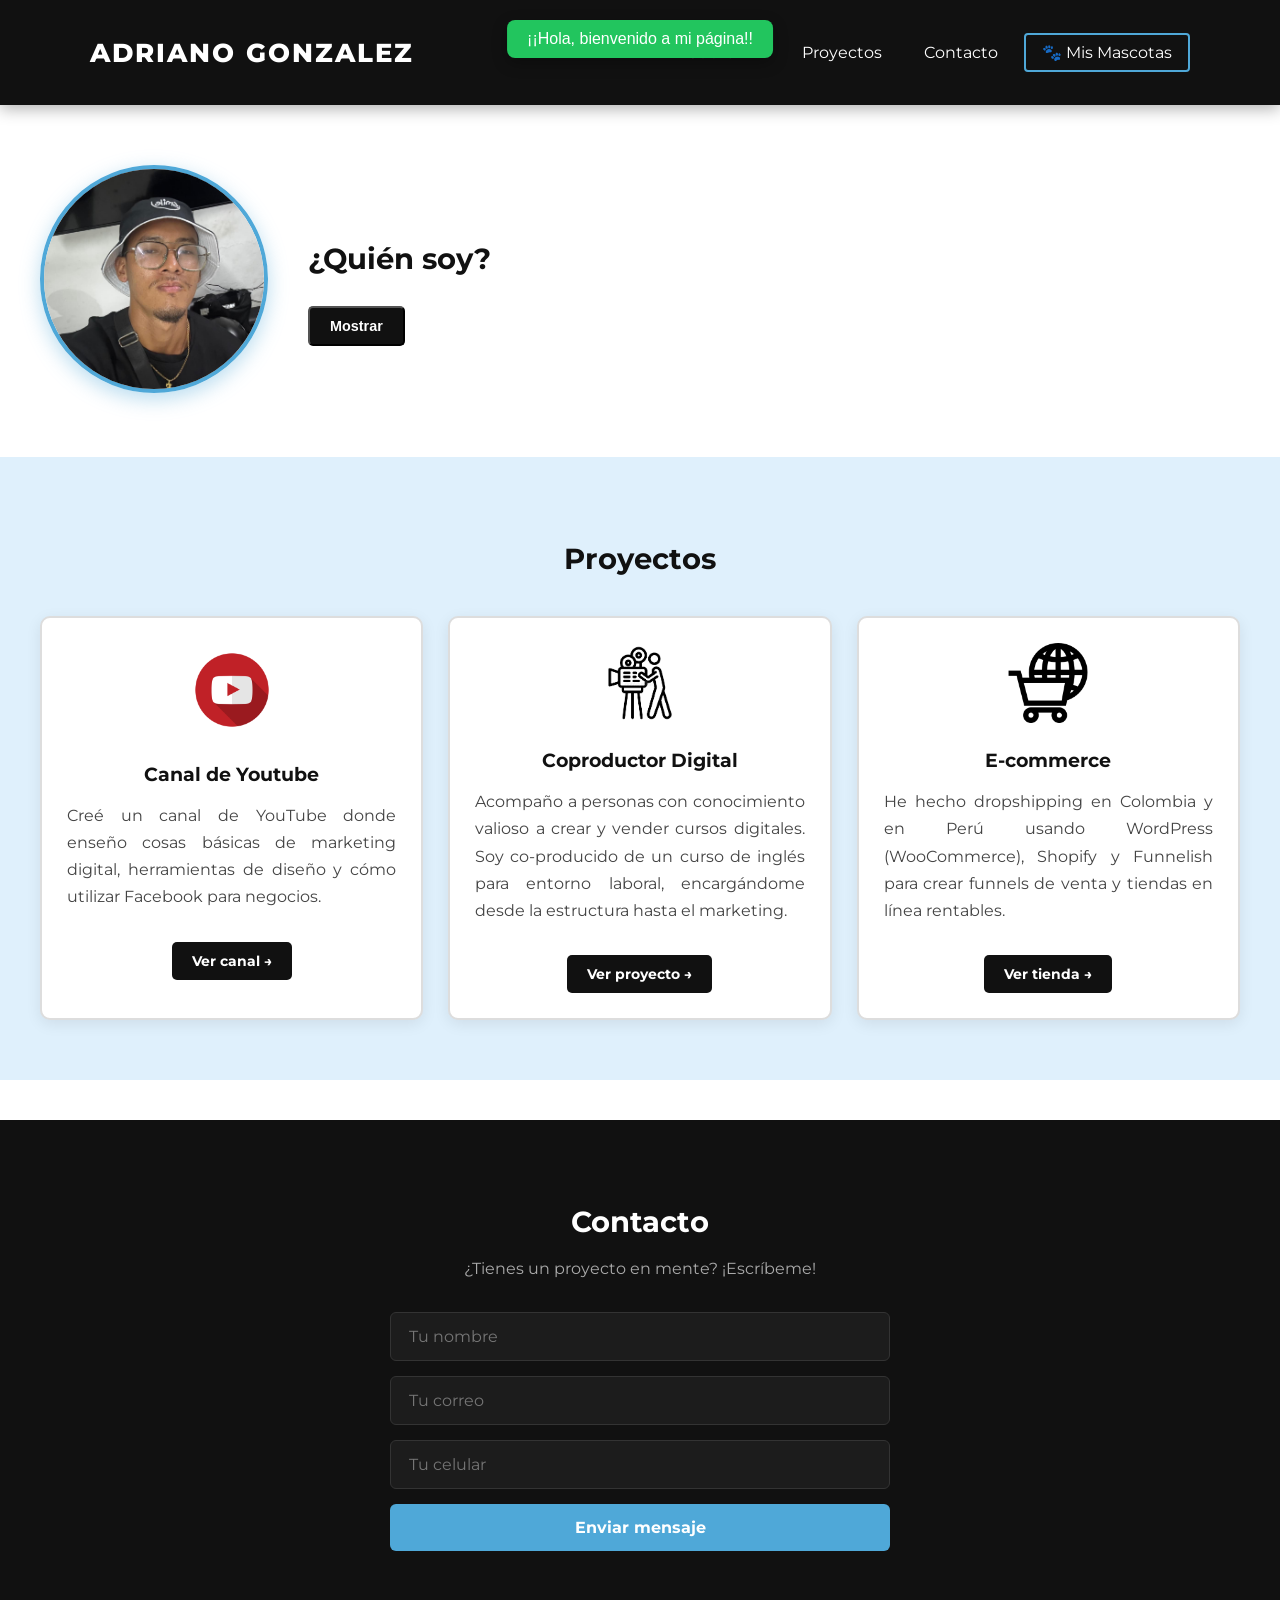
<file: index.html>
<!DOCTYPE html>
<html lang="es">
    <head>
        <meta charset="UTF-8">
        <meta name="viewport" content="width=device-width, initial-scale=1.0">
        <title>Adriano Gonzalez | Portafolio</title>
        <link rel="stylesheet" href="style.css">
        <link rel="stylesheet" href="fonts.css">
    </head>
 
    <body>
 
        <!-- ========== HEADER & NAVIGATION ========== -->
        <header>
            <div class="header-content">
                <h1>Adriano Gonzalez</h1>
                <nav class="menu">
                    <a href="#about">Sobre mí</a>
                    <a href="#projects">Proyectos</a>
                    <a href="#contact">Contacto</a>
                    <a href="mascotas.html" class="special-link">🐾 Mis Mascotas</a>
                </nav>
            </div>
        </header>
 
        <!-- ========== SECTION: ABOUT ME ========== -->
        <section id="about" class="section">
            <div id="welcome" class="welcome">
                ¡¡Hola, bienvenido a mi página!!
            </div>
            <div class="about-content">
 
                <!-- Profile photo -->
                <div class="profile-photo">
                    <img src="profile_img/imagen perfil.jpeg" alt="Foto de perfil de Adriano Gonzalez" />
                </div>
 
                <div class="profile-text">
                    <h2 class="title-whoAmI">¿Quién soy?</h2>
                    <p class="hidden">
                        Hola, soy Adriano Gonzalez, coder en Riwi y apasionado por la tecnología
                        y el mundo digital. He trabajado como administrador de campañas de anuncios
                        en redes sociales y he realizado varios proyectos propios como un E-commerce
                        y una agencia de marketing digital. Me caracterizo por ser una persona
                        resiliente y optimista, con ganas de sacar adelante cada proyecto en el
                        que me involucro.
                    </p>
                    <button class="button" id="btn">Mostrar</button>
                </div>
 
            </div>
        </section>
 
        <!-- ========== SECTION: PROJECTS ========== -->
        <section id="projects" class="section light-bg">
            <h2 class="section-title">Proyectos</h2>
 
            <div class="cards-container">
 
                <!-- PROJECT 1 -->
                <article class="card">
                    <div class="card-icon">
                        <img src="icons/youtube.png" alt="Icono canal de Youtube" />
                    </div>
                    <div class="card-text">
                        <h3>Canal de Youtube</h3>
                        <p>
                            Creé un canal de YouTube donde enseño cosas básicas de marketing digital,
                            herramientas de diseño y cómo utilizar Facebook para negocios.
                        </p>
                        <a href="https://www.youtube.com/@adrianogonzalezcera1266" class="button" target="_blank">
                            Ver canal →
                        </a>
                    </div>
                </article>
 
                <!-- PROJECT 2 -->
                <article class="card">
                    <div class="card-icon">
                        <img src="icons/coproductor.png" alt="Icono coproductor digital" />
                    </div>
                    <div class="card-text">
                        <h3>Coproductor Digital</h3>
                        <p>
                            Acompaño a personas con conocimiento valioso a crear y vender cursos
                            digitales. Soy co-producido de un curso de inglés para entorno laboral,
                            encargándome desde la estructura hasta el marketing.
                        </p>
                        <a href="https://hotmart.com/es/marketplace/productos/ingles-para-el-entorno-laboral/W97869900T" class="button" target="_blank">Ver proyecto →</a>
                    </div>
                </article>
 
                <!-- PROJECT 3 -->
                <article class="card">
                    <div class="card-icon">
                        <img src="icons/ecommerce.png" alt="Icono e-commerce" />
                    </div>
                    <div class="card-text">
                        <h3>E-commerce</h3>
                        <p>
                            He hecho dropshipping en Colombia y en Perú usando WordPress (WooCommerce),
                            Shopify y Funnelish para crear funnels de venta y tiendas en línea
                            rentables.
                        </p>
                        <a href="#" class="button">Ver tienda →</a>
                    </div>
                </article>
 
            </div>
        </section>
 
        <!-- ========== SECTION: CONTACT (footer) ========== -->
        <footer id="contact">
            <div class="contact-content">
                <h2>Contacto</h2>
                <p>¿Tienes un proyecto en mente? ¡Escríbeme!</p>
 
                <form>
                    <input type="text"  name="name"  placeholder="Tu nombre"  required>
                    <input type="email" name="email" placeholder="Tu correo"  required>
                    <input type="tel"   name="phone" placeholder="Tu celular">
                    <button type="submit">Enviar mensaje</button>
                </form>
            </div>
        </footer>
 
        <script src="script.js"></script>
    </body>
</html>
</file>
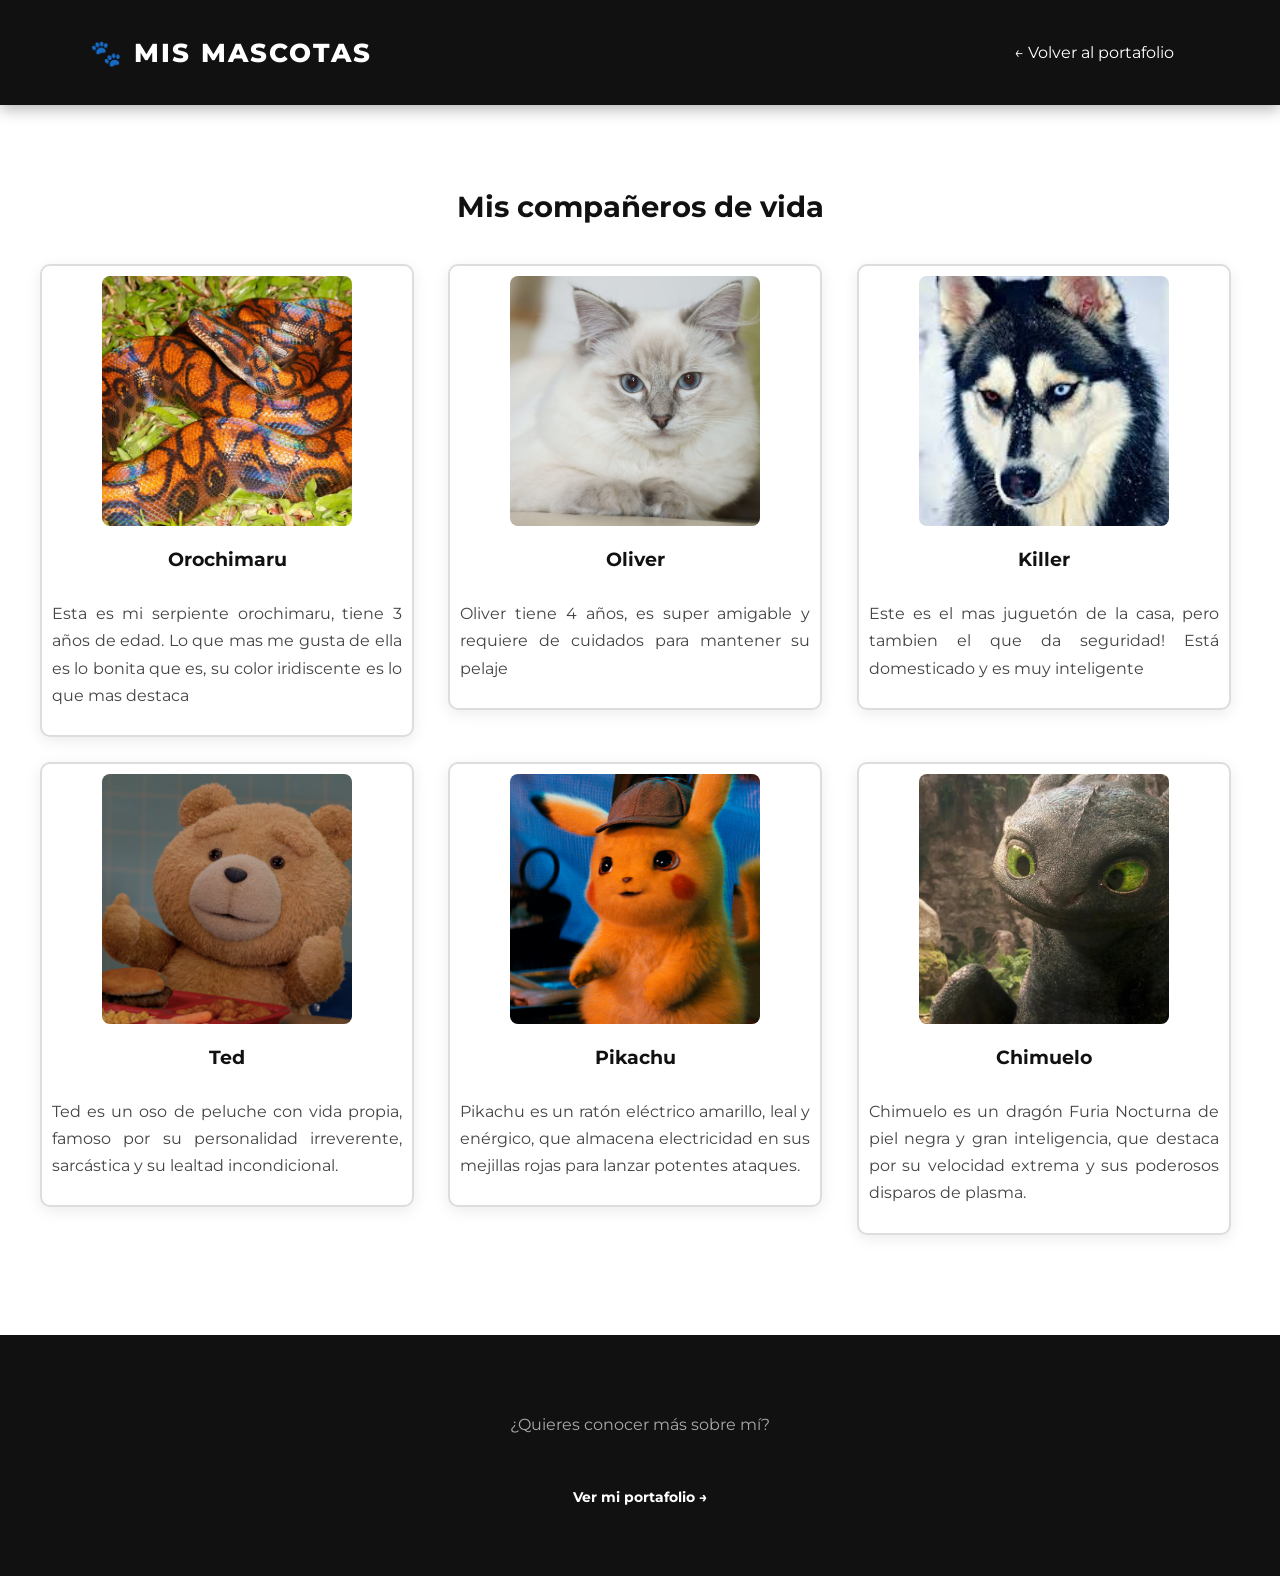
<file: mascotas.html>
<!DOCTYPE html>
<html lang="en">
<head>
    <meta charset="UTF-8">
    <meta name="viewport" content="width=device-width, initial-scale=1.0">
    <title>Mis pets | Adriano Gonzalez</title>
    <link rel="stylesheet" href="minified.css">
    <link rel="stylesheet" href="fonts.css">
</head>

<body>

    <!-- ========== HEADER ========== -->
    <header>
        <div class="header-content">
            <h1>🐾 Mis Mascotas</h1>
            <nav class="menu">
                <!-- Link to go back to main portfolio -->
                <a href="index.html">← Volver al portafolio</a>
            </nav>
        </div>
    </header>

    <!-- ========== PET GALLERY ========== -->
    <section class="section">
        <h2 class="section-title">Mis compañeros de vida</h2>

        <div class="cards-container-pets">

            <!-- ---- pet 1 ---- -->
            <article class="card card-pet">
                <div class="pet-photo">
                    <img src="pets/Boa_arcoiris.jpeg" alt="Foto de pet 1">
                </div>
                <h3>Orochimaru</h3>
                <p>Esta es mi serpiente orochimaru, tiene 3 años de edad. Lo que mas me gusta de ella es lo bonita que es, su color iridiscente es lo que mas destaca</p>
            </article>

            <!-- ---- pet 2 ---- -->
            <article class="card card-pet">
                <div class="pet-photo">
                    <img src="pets/gato.jpeg" alt="Foto de pet 2">
                </div>
                <h3>Oliver</h3>
                <p>Oliver tiene 4 años, es super amigable y requiere de cuidados para mantener su pelaje</p>
            </article>

            <!-- ---- pet 3 ---- -->
            <article class="card card-pet">
                <div class="pet-photo">
                    <img src="pets/husky.jpeg" alt="Foto de pet 3">
                </div>
                <h3>Killer</h3>
                <p>Este es el mas juguetón de la casa, pero tambien el que da seguridad! Está domesticado y es muy inteligente</p>
            </article>

            <!-- ---- pet 4 ---- -->
            <article class="card card-pet">
                <div class="pet-photo">
                    <img src="pets/ted.jpeg" alt="Foto de pet 4">
                </div>
                <h3>Ted</h3>
                <p>Ted es un oso de peluche con vida propia, famoso por su personalidad irreverente, sarcástica y su lealtad incondicional.</p>
            </article>

            <!-- ---- pet 5 ---- -->
            <article class="card card-pet">
                <div class="pet-photo">
                    <img src="pets/pikachu.jpg" alt="Foto de pet 5">
                </div>
                <h3>Pikachu</h3>
                <p>Pikachu es un ratón eléctrico amarillo, leal y enérgico, que almacena electricidad en sus mejillas rojas para lanzar potentes ataques.</p>
            </article>

            <!-- ---- pet 6 ---- -->
            <article class="card card-pet">
                <div class="pet-photo">
                    <img src="pets/chimuelo.jpeg" alt="Foto de pet 6">
                </div>
                <h3>Chimuelo</h3>
                <p>Chimuelo es un dragón Furia Nocturna de piel negra y gran inteligencia, que destaca por su velocidad extrema y sus poderosos disparos de plasma.</p>
            </article>

        </div>
    </section>

    <!-- ========== FOOTER ========== -->
    <footer id="contact">
        <div class="contact-content">
            <p>¿Quieres conocer más sobre mí?</p>
            <a href="index.html" class="button">Ver mi portafolio →</a>
        </div>
    </footer>

</body>
</html>
</file>
<file: style.css>
/* =============================================
   COLOR & TYPOGRAPHY VARIABLES
   Change a color here and it updates everywhere.
   ============================================= */
:root {
    --main-blue:    #4fa8d8;   /* Main blue used across the site          */
    --dark-blue:    #1a6fa3;   /* Darker blue for hover states            */
    --light-blue:   #dff0fc;   /* Very light blue for section backgrounds */
    --black:        #111111;   /* Main text and header background         */
    --text-gray:    #444444;   /* Secondary / body text color             */
    --white:        #ffffff;   /* Pure white background                   */
    --glow-shadow:  0 8px 30px rgba(79, 168, 216, 0.5); /* Blue glow on card hover */
}
 
.hidden {
    display: none;

}
.welcome {
    position: fixed;
    top: 20px;
    left: 50%;
    transform: translateX(-50%);
    background-color: #22c55e;
    color: white;
    padding: 10px 20px;
    border-radius: 8px;
    font-family: sans-serif;
    box-shadow: 0 5px 15px rgba(0,0,0,0.3);
}

/* =============================================
   BASE STYLES (apply to the whole site)
   ============================================= */
 
body {
    margin: 0;
    padding: 0;
    background-color: var(--white);
    color: var(--black);
    font-family: "montserrat", sans-serif;
    font-weight: 500;
}
 
/* Section headings */
h2 {
    font-family: "montserrat", sans-serif;
    font-weight: 700;
    color: var(--black);
    margin-bottom: 10px;
}
 
/* Card headings */
h3 {
    font-family: "montserrat", sans-serif;
    font-weight: 700;
    color: var(--black);
    text-align: center;
    margin-top: 12px;
    margin-bottom: 8px;
}
 
/* Paragraphs */
p {
    font-family: "montserrat", sans-serif;
    font-weight: 500;
    text-align: justify;
    color: var(--text-gray);
    line-height: 1.7;
}
 
/* General links */
a {
    font-family: "montserrat", sans-serif;
    font-weight: 500;
    text-decoration: none;
    color: var(--main-blue);
    transition: color 0.3s ease;
}
 
/* Link hover: color change */
a:hover {
    color: var(--dark-blue);
}
 
 
/* =============================================
   HEADER
   ============================================= */
header {
    background-color: var(--black);
    padding: 20px 40px;
    box-shadow: 0 4px 15px rgba(0, 0, 0, 0.3);
}
 
/* Inner header wrapper */
.header-content {
    display: flex;
    justify-content: space-between;
    align-items: center;
    max-width: 1100px;
    margin: 0 auto;
}
 
/* Center header on small screens */
@media (max-width: 980px) {
    .header-content {
        display: grid;
        grid-template-rows: 2fr;
        justify-content: center;
    }
    header h1 {
        text-align: center;
        padding-bottom: 20px;
    }
}
 
/* Site name in header */
header h1 {
    font-family: "montserrat", sans-serif;
    font-weight: 900;
    font-size: 1.6rem;
    color: var(--white);
    letter-spacing: 2px;
    text-transform: uppercase;
}
 
/* Navigation menu */
.menu {
    display: flex;
    gap: 10px;
    align-items: center;
}
 
/* Menu links */
.menu a {
    color: var(--white);
    padding: 8px 16px;
    border-radius: 4px;
    font-weight: 500;
    transition: background-color 0.3s ease, color 0.3s ease;
}
 
/* Menu link hover */
.menu a:hover {
    background-color: var(--main-blue);
    color: var(--white);
}
 
/* Special pets link with border */
.special-link {
    border: 2px solid var(--main-blue);
}

@media (max-width: 480px){
    .menu {
        display: grid;
        grid-template-rows: repeat(4, 1fr);
        justify-content: center;
        margin: 0 0 20px 0;
    }
    .menu a {
        text-align: center;
    }
}

/* =============================================
   GENERAL SECTIONS
   ============================================= */
 
.section {
    padding: 60px 40px;
    max-width: 1400px;
    margin: 0 auto;
}
 
/* Light background for alternating sections */
.light-bg {
    background-color: var(--light-blue);
    max-width: 100%;
    padding: 60px 40px;
}
 
/* Centered section title */
.section-title {
    text-align: center;
    font-size: 1.8rem;
    margin-bottom: 40px;
}
 
/* Keep cards container centered inside light-bg */
.light-bg .cards-container {
    max-width: 1800px;
    margin: 0 auto;
}
 
 
/* =============================================
   SECTION: ABOUT ME
   ============================================= */
 
/* Flex row: photo on the left, text on the right */
.about-content {
    display: flex;
    gap: 40px;
    align-items: center;
}
 
/* Stack vertically on small screens */
@media (max-width: 768px) {
    .about-content {
        gap: 20px;
        flex-wrap: wrap;
        justify-content: center;
    }
    .profile-text {
        text-align: center;
    }
}
 
/* Profile photo wrapper — prevents shrinking */
.profile-photo {
    flex-shrink: 0;
}
 
/* Circular profile image */
.profile-photo img {
    width: 220px;
    height: 220px;
    object-fit: cover;       
    border-radius: 50%;      
    border: 4px solid var(--main-blue);
    box-shadow: 0 6px 20px rgba(79, 168, 216, 0.4);
}
 
/* About me heading */
.profile-text h2 {
    font-size: 1.8rem;
    margin-bottom: 15px;
}
 
 
/* =============================================
   CARDS (Projects & Pets)
   ============================================= */
 
/* Cards wrapper — flex row with wrapping */
.cards-container {
    display: grid;
    grid-template-columns: repeat(3, 1fr);
    gap: 25px;
    justify-content: center;
}
 
@media (max-width: 768px){
    .cards-container {
        grid-template-columns: repeat(2, 1fr);
    }
}

@media (max-width: 480px){
    .cards-container {
        grid-template-columns: 1fr;
    }
}
/* Individual card */
.card {
    max-width: 350px;
    padding: 25px;
    border: 2px solid #ddd;
    border-radius: 10px;
    background-color: var(--white);
    box-shadow: 0 4px 15px rgba(0, 0, 0, 0.08);
    justify-content: center;
    display: flex;
    flex-wrap: wrap;
    /* Smooth hover animation */
    transition: transform 0.3s ease, box-shadow 0.3s ease, border-color 0.3s ease;
}
 
/* Card hover: scales up and shows blue glow */
.card:hover {
    transform: scale(1.04);
    box-shadow: var(--glow-shadow);
    border-color: var(--main-blue);
}
 
/* Project card icon (image) */
.card-icon {
    align-items: center;
    margin-bottom: 10px;
    justify-content: center;
    align-content: center;
}
 
.card-icon img {
    width: 5rem;
}
 
/* Project card text block */
.card-text {
    text-align: center;
}
 
/* Button inside cards */
.button {
    display: inline-block;
    margin-top: 15px;
    padding: 10px 20px;
    background-color: var(--black);
    color: var(--white);
    border-radius: 5px;
    font-weight: 700;
    font-size: 0.9rem;
    transition: background-color 0.3s ease, transform 0.2s ease;
}
 
/* Button hover: turns blue and lifts up */
.button:hover {
    background-color: var(--main-blue);
    color: var(--white);
    transform: translateY(-2px);
}
 
 
/* =============================================
   PET CARDS (extra styles for mascotas.html)
   ============================================= */

.cards-container-pets {
    display: grid;
    grid-template-columns: repeat(3, 1fr);
    gap: 25px;
    justify-content: center;
}

@media (max-width: 480px){
    .cards-container-pets {
        grid-template-columns: 1fr 1fr;
    }
}
 
/* Pet card uses grid: photo left, text right */
.card-pet {
    display: flex;
    flex-direction: column;
    gap: 5px;
    padding: 10px;
    text-align: center;
    align-self: flex-start;
    justify-content: center;
}

/* Pet photo — spans both rows on the left column */
.pet-photo {
    align-self: center;
    overflow: hidden;      
    border-radius: 8px;
    margin-bottom: 5px;
    width: 100%;
    max-width: 250px;
    min-width: 120px;
    aspect-ratio: 1 / 1;
}
 
/* Pet photo image fills its container */
.pet-photo img {
    width: 100%;
    height: 100%;
    object-fit: cover;     
    transition: transform 0.4s ease;
}
 
/* Subtle zoom on pet photo hover */
.card-pet:hover .pet-photo img {
    transform: scale(1.08);
}
 
 
/* =============================================
   FOOTER / CONTACT
   ============================================= */
 
footer {
    background-color: var(--black);
    color: var(--white);
    padding: 60px 40px;
    margin-top: 40px;
}
 
/* Centered footer content */
.contact-content {
    max-width: 500px;
    margin: 0 auto;
    text-align: center;
}
 
footer h2 {
    color: var(--white);
    font-size: 1.8rem;
    margin-bottom: 8px;
}
 
footer p {
    color: #aaaaaa;
    text-align: center;
    margin-bottom: 30px;
}
 
/* Form inputs stacked vertically */
footer form {
    display: flex;
    flex-direction: column;
    gap: 15px;
}
 
footer input {
    padding: 14px 18px;
    border: 1px solid #333;
    border-radius: 6px;
    background-color: #1c1c1c;
    color: var(--white);
    font-family: "montserrat", sans-serif;
    font-size: 1rem;
    outline: none;
    transition: border-color 0.3s ease;
}
 
/* Input focus: border turns blue */
footer input:focus {
    border-color: var(--main-blue);
}
 
/* Submit button */
footer button {
    padding: 14px;
    background-color: var(--main-blue);
    color: var(--white);
    border: none;
    border-radius: 6px;
    font-family: "montserrat", sans-serif;
    font-weight: 700;
    font-size: 1rem;
    cursor: pointer;
    transition: background-color 0.3s ease, transform 0.2s ease;
}
 
/* Submit button hover */
footer button:hover {
    background-color: var(--dark-blue);
    transform: translateY(-2px);
}
 
/* "Ver mi portafolio" button inside mascotas.html footer */
footer .button {
    margin-top: 10px;
}
</file>
<file: fonts.css>
@font-face {
    font-family: "montserrat";
    src: url(Montserrat/static/Montserrat-ExtraLight.ttf) format("truetype");
    font-weight: 100;
}

@font-face {
    font-family: "montserrat";
    src: url(Montserrat/static/Montserrat-Regular.ttf) format("truetype");
    font-weight: 500;
}

@font-face {
    font-family: "montserrat";
    src: url(Montserrat/static/Montserrat-Bold.ttf) format("truetype");
    font-weight: 700;
}

@font-face {
    font-family: "montserrat";
    src: url(Montserrat/static/Montserrat-ExtraBold.ttf) format("truetype");
    font-weight: 900;
}
</file>
<file: minified.css>
:root{--main-blue:#4fa8d8;--dark-blue:#1a6fa3;--light-blue:#dff0fc;--black:#111111;--text-gray:#444444;--white:#ffffff;--glow-shadow:0 8px 30px rgba(79, 168, 216, 0.5)}.hidden{display:none}.welcome{position:fixed;top:20px;left:50%;transform:translateX(-50%);background-color:#22c55e;color:#fff;padding:10px 20px;border-radius:8px;font-family:sans-serif;box-shadow:0 5px 15px rgb(0 0 0 / .3)}body{margin:0;padding:0;background-color:var(--white);color:var(--black);font-family:"montserrat",sans-serif;font-weight:500}h2{font-family:"montserrat",sans-serif;font-weight:700;color:var(--black);margin-bottom:10px}h3{font-family:"montserrat",sans-serif;font-weight:700;color:var(--black);text-align:center;margin-top:12px;margin-bottom:8px}p{font-family:"montserrat",sans-serif;font-weight:500;text-align:justify;color:var(--text-gray);line-height:1.7}a{font-family:"montserrat",sans-serif;font-weight:500;text-decoration:none;color:var(--main-blue);transition:color 0.3s ease}a:hover{color:var(--dark-blue)}header{background-color:var(--black);padding:20px 40px;box-shadow:0 4px 15px rgb(0 0 0 / .3)}.header-content{display:flex;justify-content:space-between;align-items:center;max-width:1100px;margin:0 auto}@media (max-width:980px){.header-content{display:grid;grid-template-rows:2fr;justify-content:center}header h1{text-align:center;padding-bottom:20px}}header h1{font-family:"montserrat",sans-serif;font-weight:900;font-size:1.6rem;color:var(--white);letter-spacing:2px;text-transform:uppercase}.menu{display:flex;gap:10px;align-items:center}.menu a{color:var(--white);padding:8px 16px;border-radius:4px;font-weight:500;transition:background-color 0.3s ease,color 0.3s ease}.menu a:hover{background-color:var(--main-blue);color:var(--white)}.special-link{border:2px solid var(--main-blue)}.section{padding:60px 40px;max-width:1400px;margin:0 auto}.light-bg{background-color:var(--light-blue);max-width:100%;padding:60px 40px}.section-title{text-align:center;font-size:1.8rem;margin-bottom:40px}.light-bg .cards-container{max-width:1800px;margin:0 auto}.about-content{display:flex;gap:40px;align-items:center}@media (max-width:768px){.about-content{gap:20px;flex-wrap:wrap;justify-content:center}.profile-text{text-align:center}}.profile-photo{flex-shrink:0}.profile-photo img{width:220px;height:220px;object-fit:cover;border-radius:50%;border:4px solid var(--main-blue);box-shadow:0 6px 20px rgb(79 168 216 / .4)}.profile-text h2{font-size:1.8rem;margin-bottom:15px}.cards-container{display:grid;grid-template-columns:repeat(3,1fr);gap:25px;justify-content:center}@media (max-width:768px){.cards-container{grid-template-columns:repeat(2,1fr)}}@media (max-width:480px){.cards-container{grid-template-columns:1fr}}.card{max-width:350px;padding:25px;border:2px solid #ddd;border-radius:10px;background-color:var(--white);box-shadow:0 4px 15px rgb(0 0 0 / .08);justify-content:center;display:flex;flex-wrap:wrap;transition:transform 0.3s ease,box-shadow 0.3s ease,border-color 0.3s ease}.card:hover{transform:scale(1.04);box-shadow:var(--glow-shadow);border-color:var(--main-blue)}.card-icon{align-items:center;margin-bottom:10px;justify-content:center;align-content:center}.card-icon img{width:5rem}.card-text{text-align:center}.button{display:inline-block;margin-top:15px;padding:10px 20px;background-color:var(--black);color:var(--white);border-radius:5px;font-weight:700;font-size:.9rem;transition:background-color 0.3s ease,transform 0.2s ease}.button:hover{background-color:var(--main-blue);color:var(--white);transform:translateY(-2px)}.cards-container-pets{display:grid;grid-template-columns:repeat(3,1fr);gap:25px;justify-content:center}@media (max-width:480px){.cards-container-pets{grid-template-columns:1fr 1fr}}.card-pet{display:flex;flex-direction:column;gap:5px;padding:10px;text-align:center;align-self:flex-start;justify-content:center}.pet-photo{align-self:center;overflow:hidden;border-radius:8px;margin-bottom:5px;width:100%;max-width:250px;min-width:120px;aspect-ratio:1 / 1}.pet-photo img{width:100%;height:100%;object-fit:cover;transition:transform 0.4s ease}.card-pet:hover .pet-photo img{transform:scale(1.08)}footer{background-color:var(--black);color:var(--white);padding:60px 40px;margin-top:40px}.contact-content{max-width:500px;margin:0 auto;text-align:center}footer h2{color:var(--white);font-size:1.8rem;margin-bottom:8px}footer p{color:#aaa;text-align:center;margin-bottom:30px}footer form{display:flex;flex-direction:column;gap:15px}footer input{padding:14px 18px;border:1px solid #333;border-radius:6px;background-color:#1c1c1c;color:var(--white);font-family:"montserrat",sans-serif;font-size:1rem;outline:none;transition:border-color 0.3s ease}footer input:focus{border-color:var(--main-blue)}footer button{padding:14px;background-color:var(--main-blue);color:var(--white);border:none;border-radius:6px;font-family:"montserrat",sans-serif;font-weight:700;font-size:1rem;cursor:pointer;transition:background-color 0.3s ease,transform 0.2s ease}footer button:hover{background-color:var(--dark-blue);transform:translateY(-2px)}footer .button{margin-top:10px}
</file>
